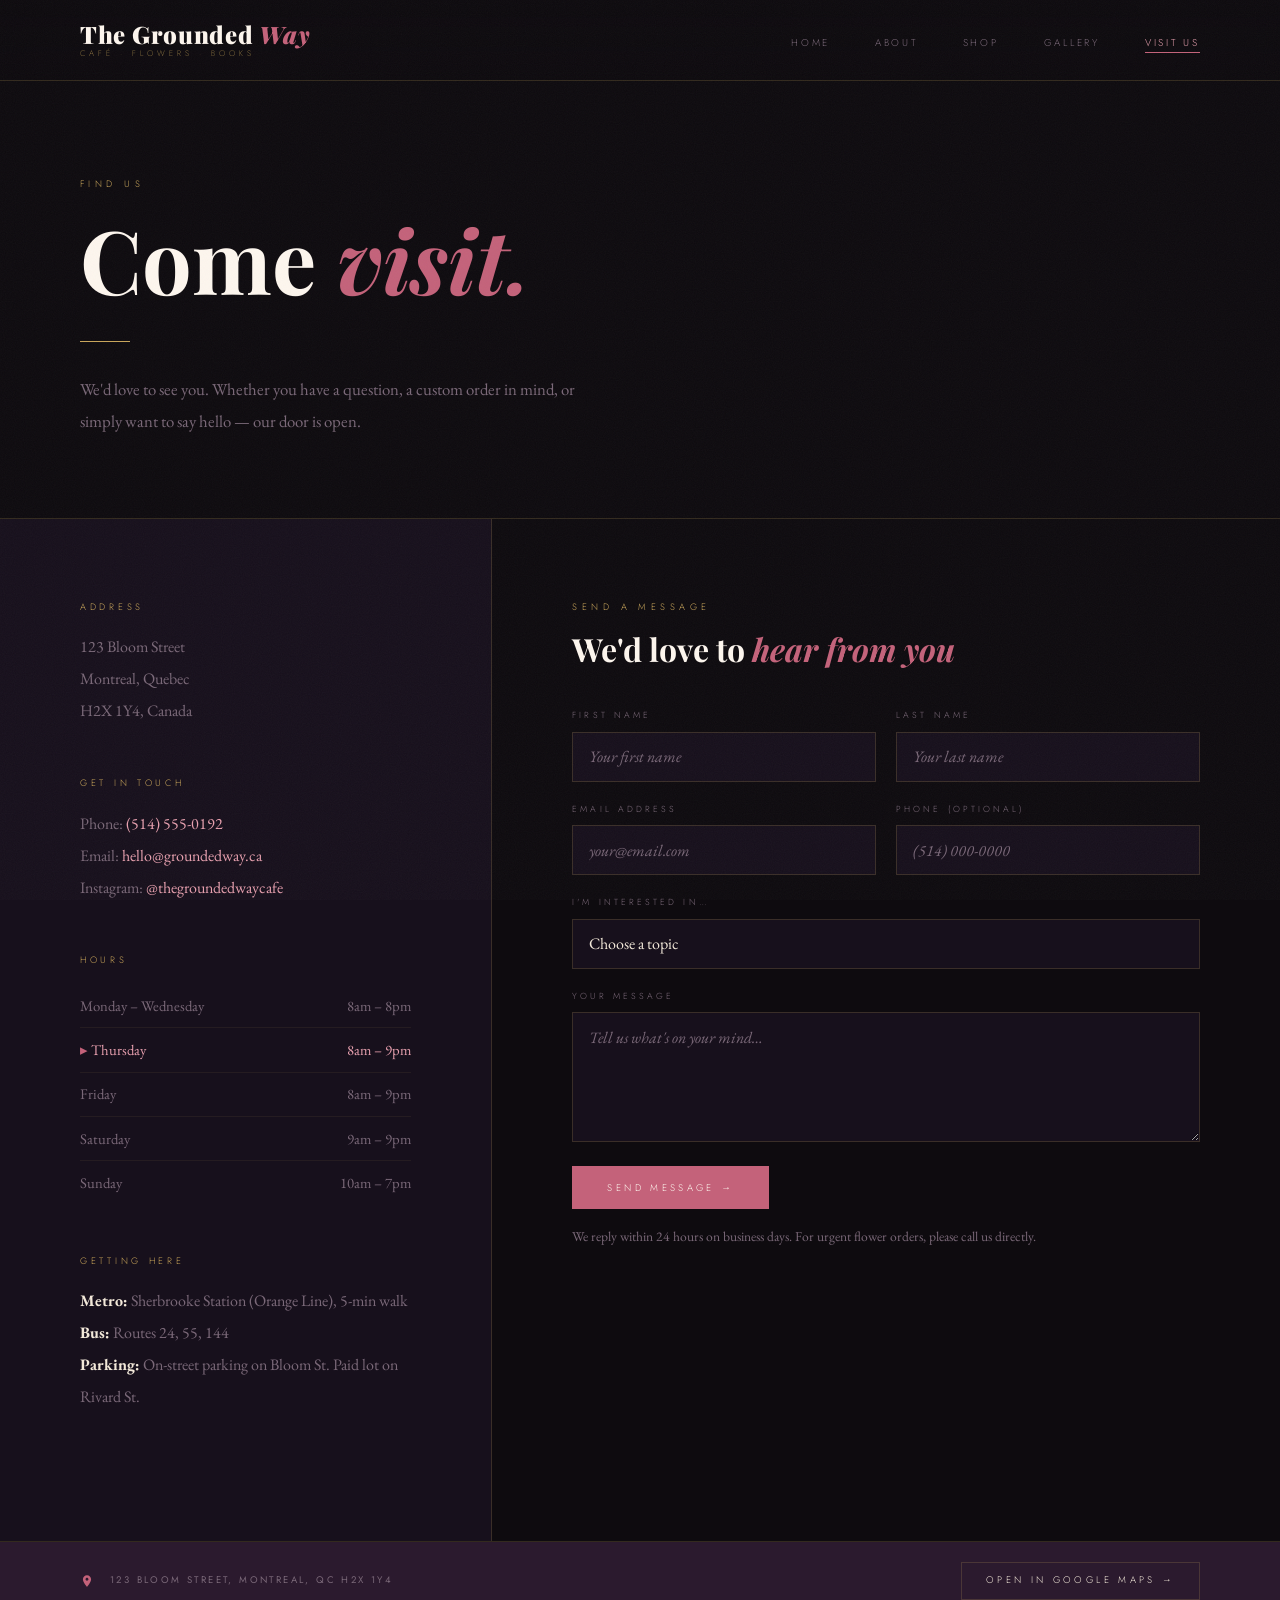
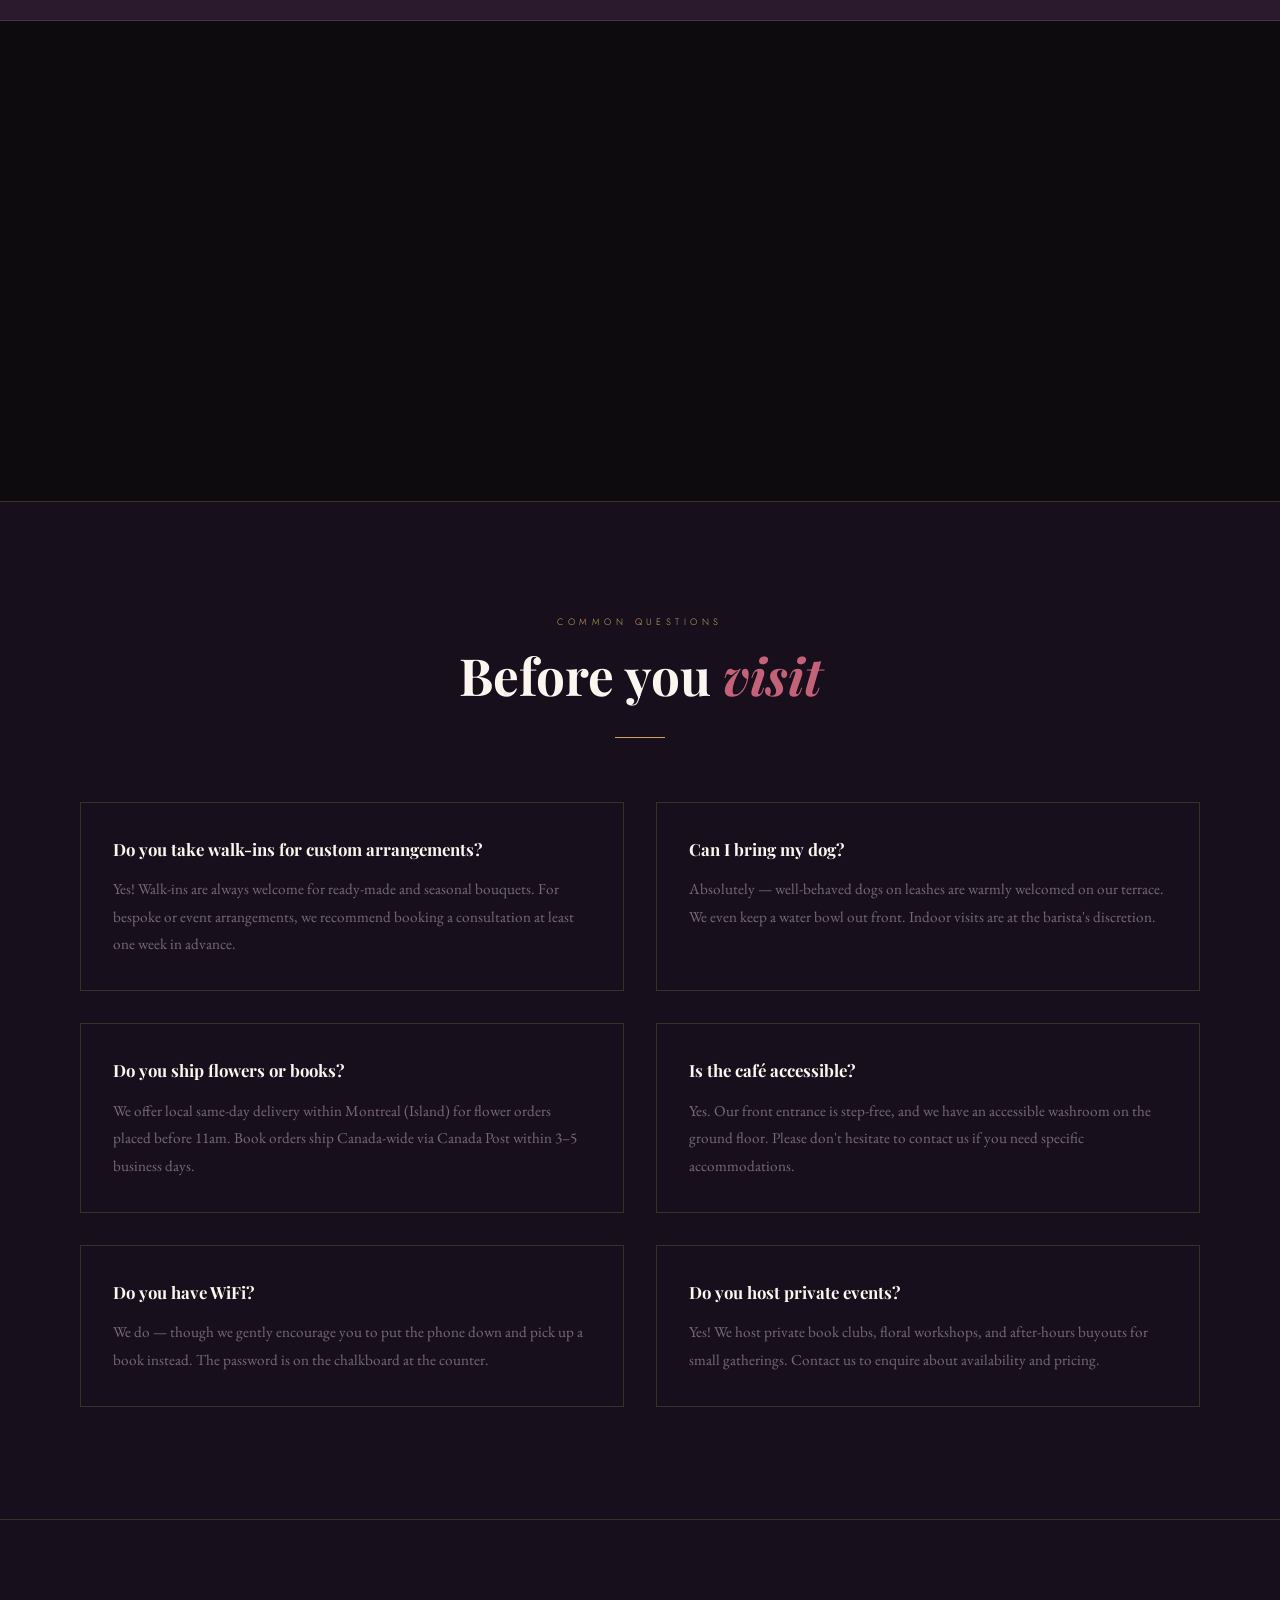
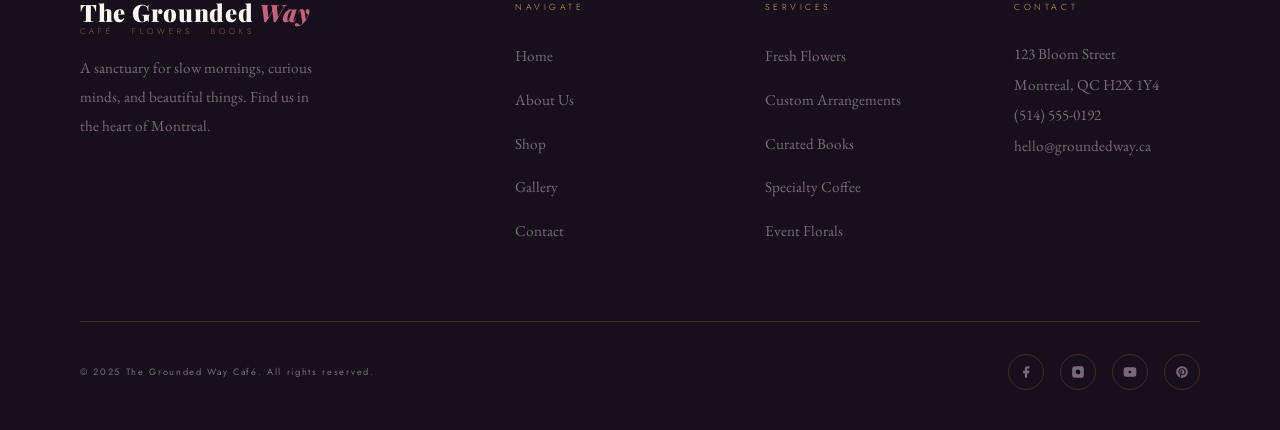
<file: contact.html>
<!DOCTYPE html>
<html lang="en">
<head>
  <meta charset="UTF-8" />
  <meta name="viewport" content="width=device-width, initial-scale=1.0" />
  <title>Visit Us — The Grounded Way Cafe</title>
  <link rel="stylesheet" href="style.css" />
  <style>
    /* ---- HERO ---- */
    .contact-hero { padding: 11rem 5rem 5rem; }
    .contact-hero-inner { max-width: 650px; }

    /* ---- CONTACT GRID ---- */
    .contact-main {
      display: grid; grid-template-columns: 1fr 1.6fr;
      gap: 0; border-top: 1px solid var(--border);
    }

    /* Left column - info */
    .contact-info {
      padding: 5rem; background: var(--deep);
      border-right: 1px solid var(--border);
    }
    .info-block { margin-bottom: 3rem; }
    .info-block h3 {
      font-family: var(--font-ui); font-size: 0.58rem; font-weight: 300;
      letter-spacing: 0.4em; text-transform: uppercase; color: var(--gold);
      margin-bottom: 1rem;
    }
    .info-block p, .info-block address {
      font-size: 1rem; color: var(--muted); line-height: 2;
      font-style: normal;
    }
    .info-block a { color: var(--blush); transition: color 0.3s; }
    .info-block a:hover { color: var(--cream); }
    .info-block strong { color: var(--parchment); }

    /* Hours in contact page */
    .contact-hours-table { width: 100%; border-collapse: collapse; margin-top: 0.5rem; }
    .contact-hours-table tr { border-bottom: 1px solid rgba(201,165,90,0.08); }
    .contact-hours-table tr:last-child { border-bottom: none; }
    .contact-hours-table td { padding: 0.55rem 0; font-size: 0.92rem; color: var(--muted); }
    .contact-hours-table td:last-child { text-align: right; }
    .contact-hours-table tr.today td { color: var(--blush); }
    .contact-hours-table tr.today td:first-child::before { content: '▸ '; color: var(--rose); }

    /* Right column - form */
    .contact-form-wrap {
      padding: 5rem; background: var(--ink);
    }
    .form-header { margin-bottom: 2.5rem; }
    .form-grid { display: grid; grid-template-columns: 1fr 1fr; gap: 1.25rem; }
    .form-group { display: flex; flex-direction: column; gap: 0.5rem; }
    .form-group.full { grid-column: 1 / -1; }
    .form-group label {
      font-family: var(--font-ui); font-size: 0.55rem; font-weight: 300;
      letter-spacing: 0.35em; text-transform: uppercase; color: var(--muted);
    }
    .form-group input,
    .form-group select,
    .form-group textarea {
      background: var(--deep); border: 1px solid var(--border);
      color: var(--parchment); font-family: var(--font-body);
      font-size: 1rem; padding: 0.85rem 1rem;
      transition: border-color 0.3s; outline: none; appearance: none;
      -webkit-appearance: none;
    }
    .form-group input::placeholder,
    .form-group textarea::placeholder { color: var(--muted); font-style: italic; }
    .form-group input:focus,
    .form-group select:focus,
    .form-group textarea:focus { border-color: var(--rose); }
    .form-group select { cursor: pointer; }
    .form-group select option { background: var(--deep); }
    .form-group textarea { resize: vertical; min-height: 130px; }
    .form-submit { margin-top: 1.5rem; }
    .form-note {
      font-size: 0.85rem; color: var(--muted); margin-top: 1rem; line-height: 1.7;
    }
    .success-msg {
      display: none; background: rgba(122,158,126,0.15); border: 1px solid var(--sage);
      padding: 1rem 1.5rem; margin-top: 1.5rem;
      font-size: 0.95rem; color: var(--sage); line-height: 1.7;
    }

    /* ---- MAP ---- */
    .map-section {
      border-top: 1px solid var(--border);
    }
    .map-section iframe {
      width: 100%; height: 480px; border: none; display: block;
      filter: grayscale(30%) sepia(15%) contrast(0.9) brightness(0.85);
    }
    .map-bar {
      background: var(--plum); border-bottom: 1px solid var(--border);
      padding: 1.25rem 5rem;
      display: flex; align-items: center; justify-content: space-between;
    }
    .map-bar-info {
      font-family: var(--font-ui); font-size: 0.6rem; letter-spacing: 0.25em;
      text-transform: uppercase; color: var(--muted);
      display: flex; align-items: center; gap: 1rem;
    }
    .map-bar-info svg { fill: var(--rose); flex-shrink: 0; }

    /* ---- FAQ ---- */
    .faq-section {
      padding: 7rem 5rem; background: var(--deep);
      border-top: 1px solid var(--border);
    }
    .faq-grid { display: grid; grid-template-columns: 1fr 1fr; gap: 2rem; margin-top: 4rem; }
    .faq-item {
      padding: 2rem; border: 1px solid var(--border);
      transition: border-color 0.3s;
    }
    .faq-item:hover { border-color: rgba(196,98,122,0.35); }
    .faq-q {
      font-family: var(--font-display); font-size: 1.05rem;
      font-weight: 700; color: var(--cream); margin-bottom: 0.75rem;
    }
    .faq-a { font-size: 0.95rem; color: var(--muted); line-height: 1.8; }

    @media (max-width: 900px) {
      .contact-hero { padding: 9rem 1.5rem 3rem; }
      .contact-main { grid-template-columns: 1fr; }
      .contact-info { border-right: none; border-bottom: 1px solid var(--border); padding: 3rem 1.5rem; }
      .contact-form-wrap { padding: 3rem 1.5rem; }
      .form-grid { grid-template-columns: 1fr; }
      .map-bar { flex-direction: column; gap: 1rem; padding: 1.25rem 1.5rem; }
      .faq-section { padding: 4rem 1.5rem; }
      .faq-grid { grid-template-columns: 1fr; }
    }
  </style>
</head>
<body>

<header class="site-header">
  <a href="index.html" class="logo">
    <span class="logo-main">The Grounded <span>Way</span></span>
    <span class="logo-sub">Café · Flowers · Books</span>
  </a>
  <nav class="main-nav">
    <ul>
      <li><a href="index.html">Home</a></li>
      <li><a href="about.html">About</a></li>
      <li><a href="products.html">Shop</a></li>
      <li><a href="gallery.html">Gallery</a></li>
      <li><a href="contact.html" class="active">Visit Us</a></li>
    </ul>
  </nav>
</header>

<!-- HERO -->
<section class="contact-hero">
  <div class="contact-hero-inner">
    <span class="tag anim d1">Find Us</span>
    <h1 class="section-title anim d2" style="font-size: clamp(3rem, 7vw, 5.5rem);">
      Come <em>visit.</em>
    </h1>
    <div class="divider anim d3"></div>
    <p class="anim d4" style="color:var(--muted); font-size:1.05rem; line-height:1.9; max-width:500px;">
      We'd love to see you. Whether you have a question, a custom order in mind,
      or simply want to say hello — our door is open.
    </p>
  </div>
</section>

<!-- CONTACT MAIN -->
<div class="contact-main">
  <!-- Info Column -->
  <div class="contact-info">
    <div class="info-block">
      <h3>Address</h3>
      <address>
        123 Bloom Street<br/>
        Montreal, Quebec<br/>
        H2X 1Y4, Canada
      </address>
    </div>
    <div class="info-block">
      <h3>Get In Touch</h3>
      <p>
        Phone: <a href="tel:+15145550192">(514) 555-0192</a><br/>
        Email: <a href="mailto:hello@groundedway.ca">hello@groundedway.ca</a><br/>
        Instagram: <a href="https://instagram.com" target="_blank">@thegroundedwaycafe</a>
      </p>
    </div>
    <div class="info-block">
      <h3>Hours</h3>
      <table class="contact-hours-table">
        <tbody>
          <tr><td>Monday – Wednesday</td><td>8am – 8pm</td></tr>
          <tr class="today"><td>Thursday</td><td>8am – 9pm</td></tr>
          <tr><td>Friday</td><td>8am – 9pm</td></tr>
          <tr><td>Saturday</td><td>9am – 9pm</td></tr>
          <tr><td>Sunday</td><td>10am – 7pm</td></tr>
        </tbody>
      </table>
    </div>
    <div class="info-block">
      <h3>Getting Here</h3>
      <p>
        <strong>Metro:</strong> Sherbrooke Station (Orange Line), 5-min walk<br/>
        <strong>Bus:</strong> Routes 24, 55, 144<br/>
        <strong>Parking:</strong> On-street parking on Bloom St. Paid lot on Rivard St.
      </p>
    </div>
  </div>

  <!-- Form Column -->
  <div class="contact-form-wrap">
    <div class="form-header">
      <span class="tag">Send a Message</span>
      <h2 class="section-title" style="font-size:2rem;">We'd love to <em>hear from you</em></h2>
    </div>
    <form id="contact-form" novalidate>
      <div class="form-grid">
        <div class="form-group">
          <label for="fname">First Name</label>
          <input type="text" id="fname" name="fname" placeholder="Your first name" />
        </div>
        <div class="form-group">
          <label for="lname">Last Name</label>
          <input type="text" id="lname" name="lname" placeholder="Your last name" />
        </div>
        <div class="form-group">
          <label for="email">Email Address</label>
          <input type="email" id="email" name="email" placeholder="your@email.com" />
        </div>
        <div class="form-group">
          <label for="phone">Phone (Optional)</label>
          <input type="tel" id="phone" name="phone" placeholder="(514) 000-0000" />
        </div>
        <div class="form-group full">
          <label for="subject">I'm interested in…</label>
          <select id="subject" name="subject">
            <option value="" disabled selected>Choose a topic</option>
            <option value="flowers">Fresh Flowers or Bouquets</option>
            <option value="custom">Custom / Event Florals</option>
            <option value="books">Book Recommendations</option>
            <option value="cafe">Café & Menu Enquiries</option>
            <option value="subscription">Monthly Subscription</option>
            <option value="wholesale">Wholesale Enquiries</option>
            <option value="other">Something Else</option>
          </select>
        </div>
        <div class="form-group full">
          <label for="message">Your Message</label>
          <textarea id="message" name="message" placeholder="Tell us what's on your mind…"></textarea>
        </div>
      </div>
      <div class="form-submit">
        <button type="submit" class="btn btn-rose">Send Message →</button>
      </div>
      <p class="form-note">We reply within 24 hours on business days. For urgent flower orders, please call us directly.</p>
      <div class="success-msg" id="success-msg">
        ✓ Thank you! Your message has been received. We'll be in touch shortly.
      </div>
    </form>
  </div>
</div>

<!-- MAP -->
<div class="map-section">
  <div class="map-bar">
    <div class="map-bar-info">
      <svg width="14" height="14" viewBox="0 0 24 24"><path d="M12 2C8.13 2 5 5.13 5 9c0 5.25 7 13 7 13s7-7.75 7-13c0-3.87-3.13-7-7-7zm0 9.5c-1.38 0-2.5-1.12-2.5-2.5s1.12-2.5 2.5-2.5 2.5 1.12 2.5 2.5-1.12 2.5-2.5 2.5z"/></svg>
      123 Bloom Street, Montreal, QC H2X 1Y4
    </div>
    <a href="https://maps.google.com/?q=Rue+Saint-Denis,+Montreal,+QC" target="_blank" class="btn btn-outline" style="padding:0.6rem 1.5rem;">Open in Google Maps →</a>
  </div>
  <!-- Google Map embed centered on the Saint-Denis / Sherbrooke area, Montreal -->
  <iframe
    src="https://www.google.com/maps/embed?pb=!1m18!1m12!1m3!1d2796.097894744327!2d-73.57137908444!3d45.51834537910176!2m3!1f0!2f0!3f0!3m2!1i1024!2i768!4f13.1!3m3!1m2!1s0x4cc91a4b7d0c7e99%3A0x9c5e6f5e0c0b3e4a!2sRue+Saint-Denis%2C+Montr%C3%A9al%2C+QC!5e0!3m2!1sen!2sca!4v1700000000000!5m2!1sen!2sca"
    allowfullscreen=""
    loading="lazy"
    referrerpolicy="no-referrer-when-downgrade"
    title="The Grounded Way Cafe location map"
  ></iframe>
</div>

<!-- FAQ -->
<section class="faq-section">
  <div style="text-align:center;">
    <span class="tag">Common Questions</span>
    <h2 class="section-title">Before you <em>visit</em></h2>
    <div class="divider center"></div>
  </div>
  <div class="faq-grid">
    <div class="faq-item">
      <div class="faq-q">Do you take walk-ins for custom arrangements?</div>
      <p class="faq-a">Yes! Walk-ins are always welcome for ready-made and seasonal bouquets. For bespoke or event arrangements, we recommend booking a consultation at least one week in advance.</p>
    </div>
    <div class="faq-item">
      <div class="faq-q">Can I bring my dog?</div>
      <p class="faq-a">Absolutely — well-behaved dogs on leashes are warmly welcomed on our terrace. We even keep a water bowl out front. Indoor visits are at the barista's discretion.</p>
    </div>
    <div class="faq-item">
      <div class="faq-q">Do you ship flowers or books?</div>
      <p class="faq-a">We offer local same-day delivery within Montreal (Island) for flower orders placed before 11am. Book orders ship Canada-wide via Canada Post within 3–5 business days.</p>
    </div>
    <div class="faq-item">
      <div class="faq-q">Is the café accessible?</div>
      <p class="faq-a">Yes. Our front entrance is step-free, and we have an accessible washroom on the ground floor. Please don't hesitate to contact us if you need specific accommodations.</p>
    </div>
    <div class="faq-item">
      <div class="faq-q">Do you have WiFi?</div>
      <p class="faq-a">We do — though we gently encourage you to put the phone down and pick up a book instead. The password is on the chalkboard at the counter.</p>
    </div>
    <div class="faq-item">
      <div class="faq-q">Do you host private events?</div>
      <p class="faq-a">Yes! We host private book clubs, floral workshops, and after-hours buyouts for small gatherings. Contact us to enquire about availability and pricing.</p>
    </div>
  </div>
</section>

<!-- FOOTER -->
<footer class="site-footer">
  <div class="footer-grid">
    <div class="footer-brand">
      <div class="logo">
        <span class="logo-main">The Grounded <span>Way</span></span>
        <span class="logo-sub">Café · Flowers · Books</span>
      </div>
      <p>A sanctuary for slow mornings, curious minds, and beautiful things. Find us in the heart of Montreal.</p>
    </div>
    <div class="footer-col">
      <h4>Navigate</h4>
      <ul>
        <li><a href="index.html">Home</a></li>
        <li><a href="about.html">About Us</a></li>
        <li><a href="products.html">Shop</a></li>
        <li><a href="gallery.html">Gallery</a></li>
        <li><a href="contact.html">Contact</a></li>
      </ul>
    </div>
    <div class="footer-col">
      <h4>Services</h4>
      <ul>
        <li><a href="products.html">Fresh Flowers</a></li>
        <li><a href="products.html">Custom Arrangements</a></li>
        <li><a href="products.html">Curated Books</a></li>
        <li><a href="products.html">Specialty Coffee</a></li>
        <li><a href="products.html">Event Florals</a></li>
      </ul>
    </div>
    <div class="footer-col">
      <h4>Contact</h4>
      <address>
        123 Bloom Street<br/>
        Montreal, QC H2X 1Y4<br/>
        (514) 555-0192<br/>
        hello@groundedway.ca
      </address>
    </div>
  </div>
  <div class="footer-bottom">
    <p>© 2025 The Grounded Way Café. All rights reserved.</p>
    <div class="social-links">
      <a href="https://facebook.com" target="_blank" aria-label="Facebook"><svg viewBox="0 0 24 24"><path d="M18 2h-3a5 5 0 0 0-5 5v3H7v4h3v8h4v-8h3l1-4h-4V7a1 1 0 0 1 1-1h3z"/></svg></a>
      <a href="https://instagram.com" target="_blank" aria-label="Instagram"><svg viewBox="0 0 24 24"><rect x="2" y="2" width="20" height="20" rx="5" ry="5"/><path d="M16 11.37A4 4 0 1 1 12.63 8 4 4 0 0 1 16 11.37z" fill="var(--ink)"/><line x1="17.5" y1="6.5" x2="17.51" y2="6.5" stroke="var(--ink)" stroke-width="2"/></svg></a>
      <a href="https://youtube.com" target="_blank" aria-label="YouTube"><svg viewBox="0 0 24 24"><path d="M22.54 6.42a2.78 2.78 0 0 0-1.95-1.96C18.88 4 12 4 12 4s-6.88 0-8.59.46a2.78 2.78 0 0 0-1.95 1.96A29 29 0 0 0 1 12a29 29 0 0 0 .46 5.58A2.78 2.78 0 0 0 3.41 19.6C5.12 20 12 20 12 20s6.88 0 8.59-.46a2.78 2.78 0 0 0 1.95-1.95A29 29 0 0 0 23 12a29 29 0 0 0-.46-5.58z"/><polygon points="9.75 15.02 15.5 12 9.75 8.98 9.75 15.02" fill="var(--ink)"/></svg></a>
      <a href="https://pinterest.com" target="_blank" aria-label="Pinterest"><svg viewBox="0 0 24 24"><path d="M12 2C6.477 2 2 6.477 2 12c0 4.236 2.636 7.855 6.356 9.312-.088-.791-.167-2.005.035-2.868.181-.78 1.172-4.97 1.172-4.97s-.299-.598-.299-1.482c0-1.388.806-2.428 1.808-2.428.852 0 1.265.64 1.265 1.408 0 .858-.546 2.14-.828 3.33-.236.995.499 1.806 1.476 1.806 1.771 0 3.132-1.867 3.132-4.562 0-2.387-1.715-4.057-4.163-4.057-2.836 0-4.498 2.127-4.498 4.326 0 .856.33 1.773.741 2.274a.3.3 0 0 1 .069.285c-.076.312-.244.995-.277 1.134-.044.183-.146.222-.337.134-1.249-.581-2.03-2.407-2.03-3.874 0-3.154 2.292-6.052 6.608-6.052 3.469 0 6.165 2.473 6.165 5.776 0 3.447-2.173 6.22-5.19 6.22-1.013 0-1.966-.527-2.292-1.148l-.623 2.378c-.226.869-.835 1.958-1.244 2.621.938.29 1.931.446 2.962.446 5.523 0 10-4.477 10-10S17.523 2 12 2z"/></svg></a>
    </div>
  </div>
</footer>

<script>
  document.getElementById('contact-form').addEventListener('submit', function(e) {
    e.preventDefault();
    document.getElementById('success-msg').style.display = 'block';
    this.reset();
    setTimeout(() => {
      document.getElementById('success-msg').style.display = 'none';
    }, 6000);
  });
</script>
</body>
</html>
</file>
<file: style.css>
@import url('https://fonts.googleapis.com/css2?family=Playfair+Display:ital,wght@0,400;0,700;0,900;1,400;1,700&family=EB+Garamond:ital,wght@0,300;0,400;0,500;1,300;1,400&family=Cormorant+Upright:wght@300;400;500&family=Jost:wght@200;300;400&display=swap');

/* ===================== VARIABLES ===================== */
:root {
  --ink:        #0e0b0f;
  --deep:       #17101c;
  --plum:       #2b1a2e;
  --wine:       #4a1c3a;
  --rose:       #c4627a;
  --blush:      #e8a0af;
  --parchment:  #f2e8d9;
  --cream:      #fdf6ee;
  --gold:       #c9a55a;
  --gold-light: #e0c07a;
  --sage:       #7a9e7e;
  --moss:       #3d5c42;
  --muted:      #7a6878;
  --border:     rgba(201,165,90,0.2);

  --font-display: 'Playfair Display', Georgia, serif;
  --font-body:    'EB Garamond', Georgia, serif;
  --font-accent:  'Cormorant Upright', serif;
  --font-ui:      'Jost', sans-serif;

  --ease: cubic-bezier(0.25,0.46,0.45,0.94);
}

/* ===================== RESET ===================== */
*, *::before, *::after { box-sizing: border-box; margin: 0; padding: 0; }
html { scroll-behavior: smooth; }
body {
  background: var(--ink);
  color: var(--parchment);
  font-family: var(--font-body);
  font-size: 18px;
  line-height: 1.75;
  overflow-x: hidden;
}
img { max-width: 100%; display: block; }
a { color: inherit; text-decoration: none; }
ul { list-style: none; }

/* ===================== GRAIN OVERLAY ===================== */
body::before {
  content: '';
  position: fixed;
  inset: 0;
  pointer-events: none;
  z-index: 9999;
  opacity: 0.04;
  background-image: url("data:image/svg+xml,%3Csvg viewBox='0 0 256 256' xmlns='http://www.w3.org/2000/svg'%3E%3Cfilter id='noise'%3E%3CfeTurbulence type='fractalNoise' baseFrequency='0.9' numOctaves='4' stitchTiles='stitch'/%3E%3C/filter%3E%3Crect width='100%25' height='100%25' filter='url(%23noise)'/%3E%3C/svg%3E");
  background-size: 256px 256px;
}

/* ===================== HEADER ===================== */
.site-header {
  position: fixed; top: 0; left: 0; right: 0; z-index: 500;
  display: flex; align-items: center; justify-content: space-between;
  padding: 1.4rem 5rem;
  background: linear-gradient(180deg, rgba(14,11,15,0.97) 0%, rgba(14,11,15,0.8) 100%);
  backdrop-filter: blur(14px);
  border-bottom: 1px solid var(--border);
}

.logo {
  display: flex; flex-direction: column; line-height: 1;
}
.logo-main {
  font-family: var(--font-display);
  font-size: 1.5rem; font-weight: 900;
  letter-spacing: 0.03em;
  color: var(--cream);
}
.logo-main span { color: var(--rose); font-style: italic; }
.logo-sub {
  font-family: var(--font-ui);
  font-size: 0.5rem; font-weight: 200;
  letter-spacing: 0.5em; text-transform: uppercase;
  color: var(--gold); margin-top: 3px;
}

.main-nav ul { display: flex; gap: 2.8rem; align-items: center; }
.main-nav a {
  font-family: var(--font-ui); font-size: 0.62rem;
  font-weight: 300; letter-spacing: 0.28em; text-transform: uppercase;
  color: var(--muted); transition: color 0.3s var(--ease);
  position: relative; padding-bottom: 3px;
}
.main-nav a::after {
  content: ''; position: absolute; bottom: 0; left: 0;
  width: 0; height: 1px; background: var(--rose);
  transition: width 0.35s var(--ease);
}
.main-nav a:hover, .main-nav a.active { color: var(--blush); }
.main-nav a:hover::after, .main-nav a.active::after { width: 100%; }

/* ===================== FOOTER ===================== */
.site-footer {
  background: var(--deep);
  border-top: 1px solid var(--border);
  padding: 5rem 5rem 2.5rem;
}
.footer-grid {
  display: grid; grid-template-columns: 2fr 1fr 1fr 1fr;
  gap: 4rem; margin-bottom: 4rem;
}
.footer-brand p {
  font-size: 0.95rem; color: var(--muted);
  line-height: 1.9; max-width: 240px; margin-top: 1.2rem;
}
.footer-col h4 {
  font-family: var(--font-ui); font-size: 0.55rem; font-weight: 300;
  letter-spacing: 0.4em; text-transform: uppercase;
  color: var(--gold); margin-bottom: 1.5rem;
}
.footer-col ul li { margin-bottom: 0.7rem; }
.footer-col ul a, .footer-col address {
  font-size: 0.95rem; color: var(--muted);
  font-style: normal; line-height: 2;
  transition: color 0.3s;
}
.footer-col ul a:hover { color: var(--parchment); }

.footer-bottom {
  padding-top: 2rem; border-top: 1px solid var(--border);
  display: flex; justify-content: space-between; align-items: center;
}
.footer-bottom p {
  font-family: var(--font-ui); font-size: 0.58rem;
  letter-spacing: 0.18em; color: var(--muted);
}

/* Social Icons */
.social-links { display: flex; gap: 1rem; }
.social-links a {
  width: 36px; height: 36px; border-radius: 50%;
  border: 1px solid var(--border);
  display: flex; align-items: center; justify-content: center;
  color: var(--muted); transition: all 0.3s var(--ease);
}
.social-links a:hover {
  border-color: var(--rose); color: var(--rose);
  background: rgba(196,98,122,0.1);
}
.social-links svg { width: 14px; height: 14px; fill: currentColor; }

/* ===================== SHARED ELEMENTS ===================== */
.tag {
  font-family: var(--font-ui); font-size: 0.58rem; font-weight: 300;
  letter-spacing: 0.48em; text-transform: uppercase; color: var(--gold);
  display: block; margin-bottom: 1rem;
}
.section-title {
  font-family: var(--font-display);
  font-size: clamp(2rem, 4vw, 3.2rem);
  font-weight: 700; line-height: 1.15; color: var(--cream);
}
.section-title em { font-style: italic; color: var(--rose); }

.divider {
  width: 50px; height: 1px; background: var(--gold);
  margin: 2rem 0;
}
.divider.center { margin: 2rem auto; }

.btn {
  display: inline-flex; align-items: center; gap: 0.6rem;
  font-family: var(--font-ui); font-size: 0.6rem; font-weight: 300;
  letter-spacing: 0.35em; text-transform: uppercase;
  padding: 0.9rem 2.2rem; transition: all 0.3s var(--ease);
  cursor: pointer; border: none;
}
.btn-rose { background: var(--rose); color: var(--cream); }
.btn-rose:hover { background: var(--blush); color: var(--ink); transform: translateY(-2px); box-shadow: 0 8px 28px rgba(196,98,122,0.35); }
.btn-outline { background: transparent; border: 1px solid var(--border); color: var(--parchment); }
.btn-outline:hover { border-color: var(--rose); color: var(--rose); }

/* SVG floral decorations */
.floral-svg {
  position: absolute; pointer-events: none; opacity: 0.12;
  filter: blur(0.5px);
}

/* Page hero */
.page-hero {
  padding: 11rem 5rem 6rem; text-align: center;
  position: relative; overflow: hidden;
}
.page-hero::before {
  content: ''; position: absolute; inset: 0;
  background: radial-gradient(ellipse at 50% 0%, rgba(196,98,122,0.1) 0%, transparent 65%);
  pointer-events: none;
}
.page-hero .section-title { font-size: clamp(3rem, 7vw, 6rem); }

/* ===================== ANIMATIONS ===================== */
@keyframes fadeUp {
  from { opacity:0; transform:translateY(28px); }
  to   { opacity:1; transform:translateY(0); }
}
@keyframes fadeIn {
  from { opacity:0; } to { opacity:1; }
}
@keyframes float {
  0%, 100% { transform: translateY(0px); }
  50%       { transform: translateY(-10px); }
}
.anim { opacity:0; animation: fadeUp 0.85s var(--ease) forwards; }
.d1 { animation-delay:0.1s; }
.d2 { animation-delay:0.25s; }
.d3 { animation-delay:0.4s; }
.d4 { animation-delay:0.55s; }
.d5 { animation-delay:0.7s; }

/* ===================== RESPONSIVE ===================== */
@media (max-width:900px) {
  .site-header { padding: 1.2rem 1.5rem; }
  .main-nav ul { gap: 1.5rem; }
  .footer-grid { grid-template-columns: 1fr 1fr; gap: 2rem; }
  .page-hero { padding: 9rem 1.5rem 4rem; }
}
@media (max-width:600px) {
  .main-nav a { font-size: 0.55rem; letter-spacing: 0.15em; }
  .footer-grid { grid-template-columns: 1fr; }
  .footer-bottom { flex-direction: column; gap: 1.5rem; text-align:center; }
  .site-footer { padding: 3rem 1.5rem 2rem; }
}
</file>
